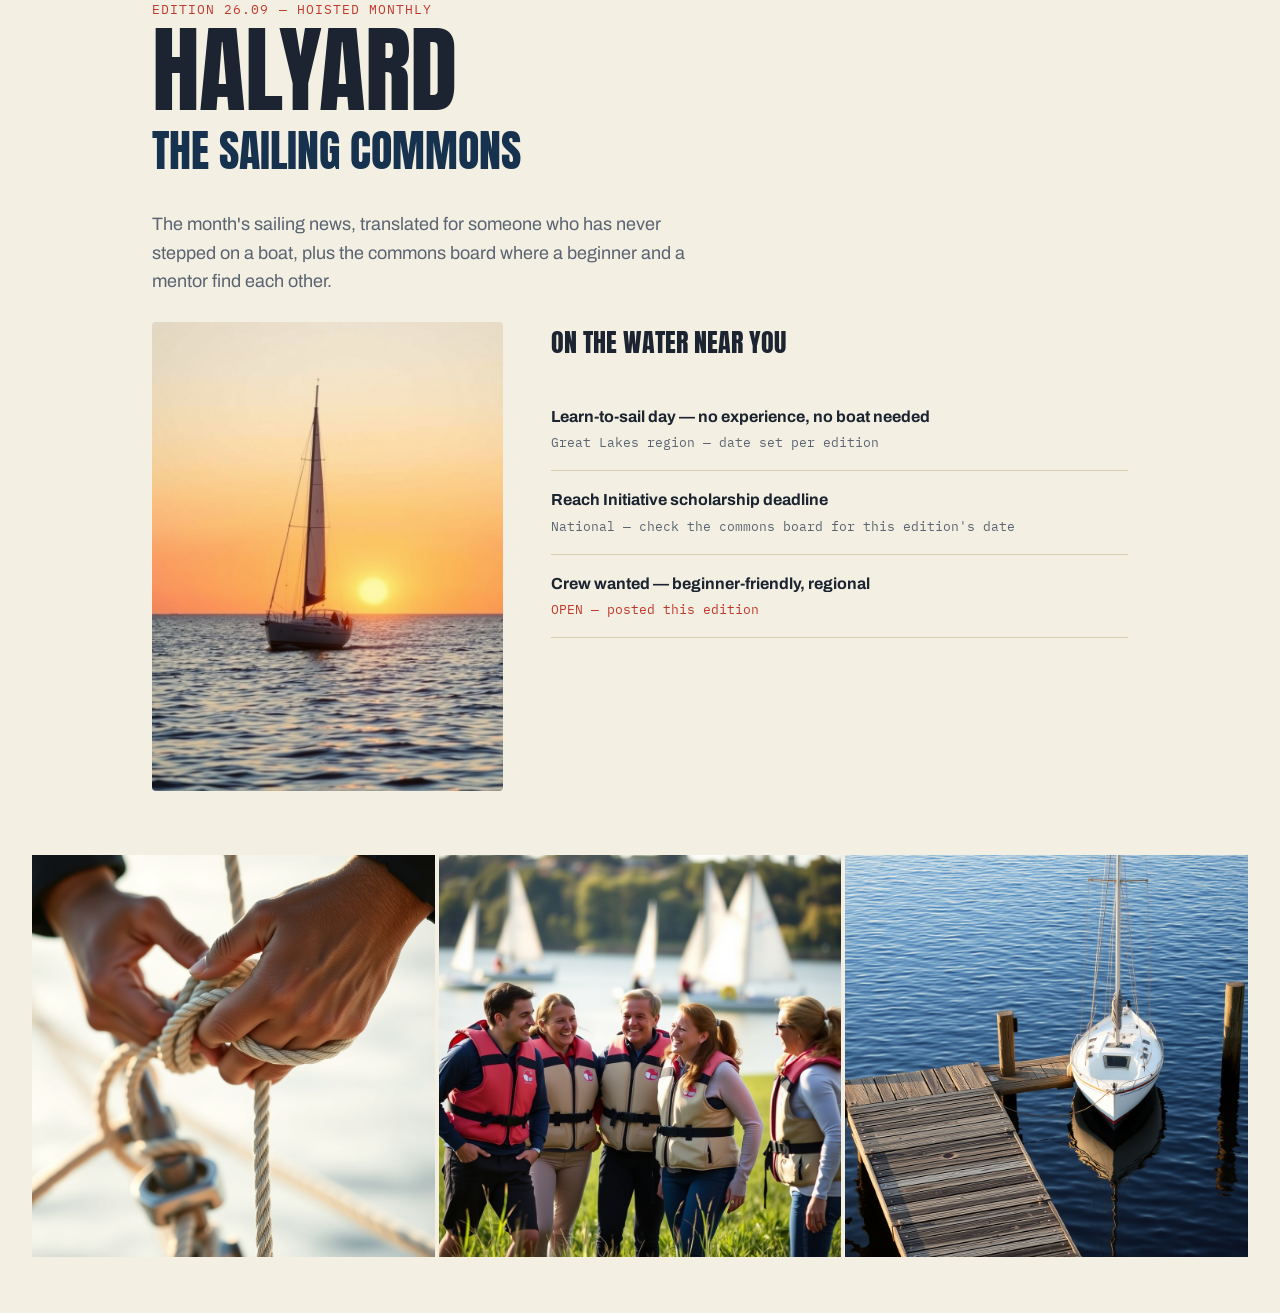
<file: preview/01-front-page.html>
<!doctype html>
<html lang="en">
<head>
<meta charset="utf-8">
<title>Halyard — front page preview</title>
<link rel="preconnect" href="https://fonts.googleapis.com">
<link href="https://fonts.googleapis.com/css2?family=Anton&family=Archivo:wght@400;600;700&family=IBM+Plex+Mono:wght@400;500&display=swap" rel="stylesheet">
<style>
  :root{
    --base-black:#16324f; --base-ink:#1b2430; --base-mid:#5a6472;
    --base-rule:#d8cdae; --base-ground:#e9e1cb; --base-paper:#f3efe2;
    --base-accent:#c1382b; --base-accent-tint:#f1ddd8;
  }
  *{box-sizing:border-box}
  body{margin:0;background:var(--base-paper);color:var(--base-ink);font-family:'Archivo',sans-serif;line-height:1.6}
  .wrap{max-width:1040px;margin:0 auto;padding:0 32px}
  header{padding:56px 32px 40px}
  .edition{font-family:'IBM Plex Mono',monospace;font-size:13px;text-transform:uppercase;letter-spacing:0.08em;color:var(--base-accent);margin:0 0 8px}
  h1{font-family:'Anton',sans-serif;font-weight:400;font-size:96px;line-height:0.86;letter-spacing:-0.01em;text-transform:uppercase;margin:0}
  h2.sub{font-family:'Anton',sans-serif;font-weight:400;font-size:44px;text-transform:uppercase;color:var(--base-black);margin:4px 0 24px}
  .lede{font-size:18px;color:var(--base-mid);max-width:560px}
  section.otw{padding:8px 32px 64px;display:flex;gap:48px}
  section.otw img.hero-photo{width:36%;aspect-ratio:3/4;object-fit:cover;border-radius:4px;flex-shrink:0}
  .listing{flex:1}
  .listing h3{font-family:'Anton',sans-serif;font-weight:400;text-transform:uppercase;font-size:26px;margin:0 0 24px}
  .item{border-bottom:1px solid var(--base-rule);padding:16px 0}
  .item .title{font-weight:700}
  .item .meta{font-family:'IBM Plex Mono',monospace;font-size:13px;color:var(--base-mid);margin-top:4px}
  .item.open .meta{color:var(--base-accent)}
  .grid{display:grid;grid-template-columns:repeat(3,1fr);gap:4px;padding:0 32px 56px}
  .grid img{width:100%;aspect-ratio:1;object-fit:cover}
</style>
</head>
<body>

  <header class="wrap">
    <p class="edition">Edition 26.09 — hoisted monthly</p>
    <h1>Halyard</h1>
    <h2 class="sub">The sailing commons</h2>
    <p class="lede">The month's sailing news, translated for someone who has never stepped on a boat, plus the commons board where a beginner and a mentor find each other.</p>
  </header>

  <section class="otw wrap">
    <img class="hero-photo" src="../assets/images/on-the-water.jpg" alt="">
    <div class="listing">
      <h3>On the water near you</h3>
      <div class="item">
        <div class="title">Learn-to-sail day — no experience, no boat needed</div>
        <div class="meta">Great Lakes region — date set per edition</div>
      </div>
      <div class="item">
        <div class="title">Reach Initiative scholarship deadline</div>
        <div class="meta">National — check the commons board for this edition's date</div>
      </div>
      <div class="item open">
        <div class="title">Crew wanted — beginner-friendly, regional</div>
        <div class="meta">OPEN — posted this edition</div>
      </div>
    </div>
  </section>

  <div class="grid">
    <img src="../assets/images/commons-grid-1.jpg" alt="">
    <img src="../assets/images/commons-grid-2.jpg" alt="">
    <img src="../assets/images/commons-grid-3.jpg" alt="">
  </div>

</body>
</html>
</file>
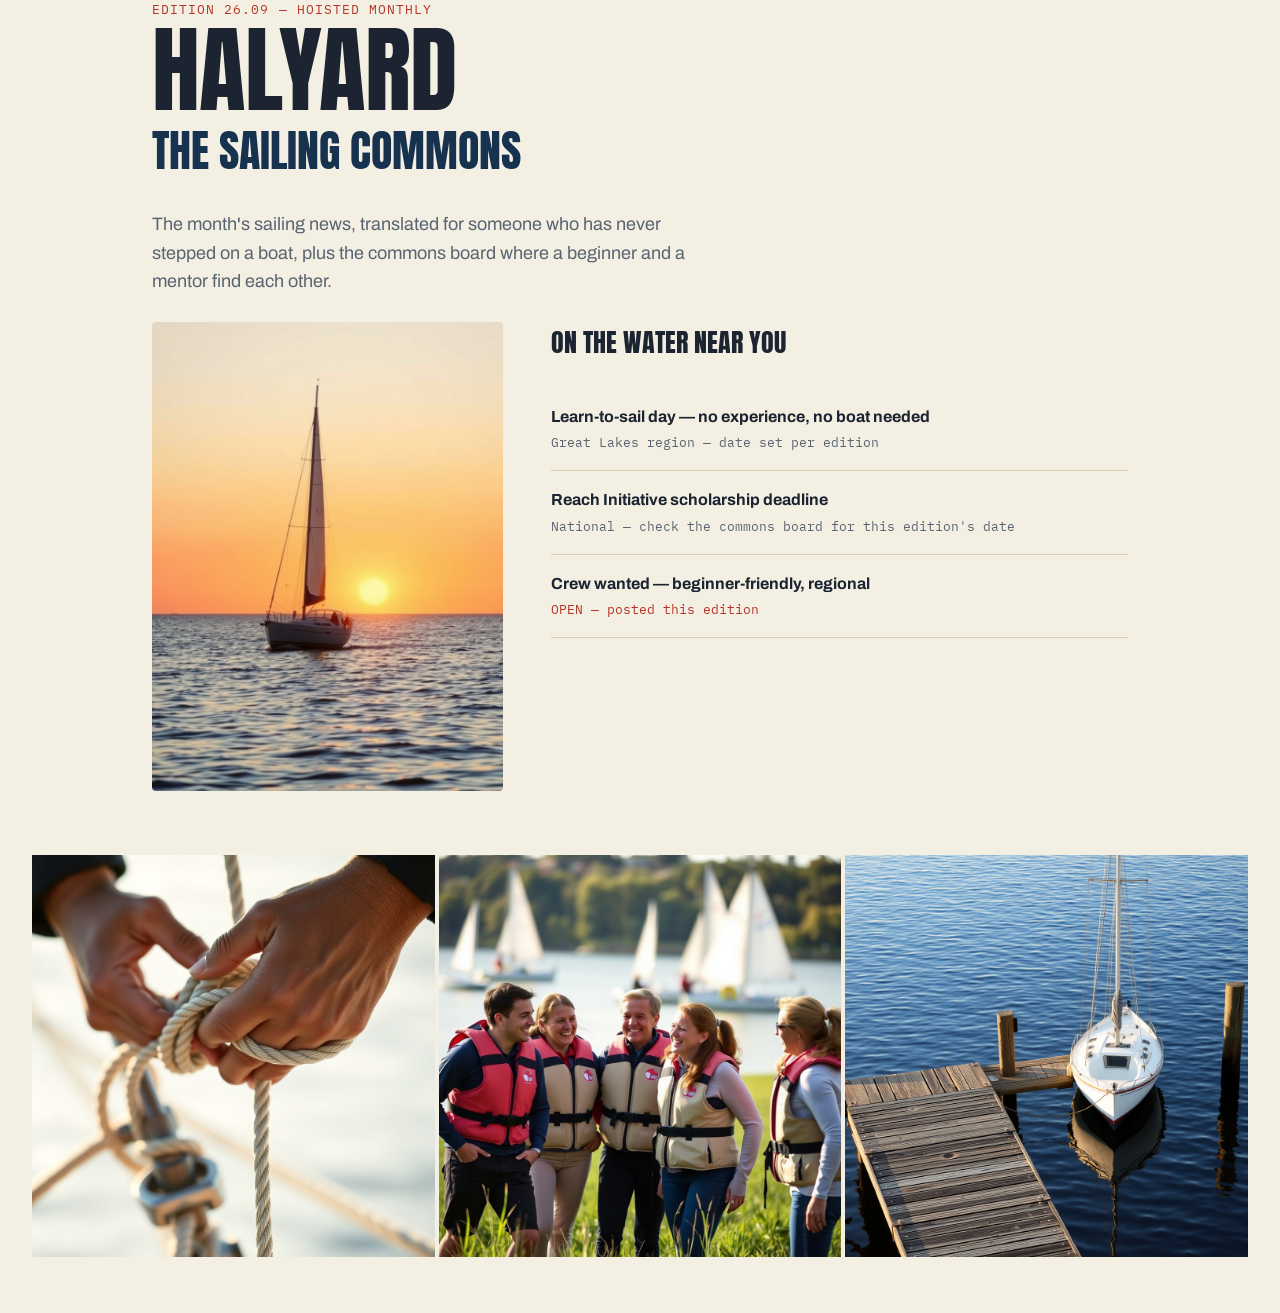
<file: preview/01-page-edition.html>
<!doctype html>
<html lang="en">
<head>
<meta charset="utf-8">
<title>Halyard — Page (edition) preview</title>
<link rel="preconnect" href="https://fonts.googleapis.com">
<link href="https://fonts.googleapis.com/css2?family=Anton&family=Archivo:wght@400;600;700&family=IBM+Plex+Mono:wght@400;500&display=swap" rel="stylesheet">
<style>
  :root{
    --base-black:#16324f; --base-ink:#1b2430; --base-mid:#5a6472;
    --base-rule:#d8cdae; --base-ground:#e9e1cb; --base-paper:#f3efe2;
    --base-accent:#b53528; --base-accent-tint:#f1ddd8;
  }
  *{box-sizing:border-box}
  body{margin:0;background:var(--base-paper);color:var(--base-ink);font-family:'Archivo',sans-serif;line-height:1.6}
  .wrap{max-width:1040px;margin:0 auto;padding:0 32px}
  header{padding:56px 32px 40px}
  .edition{font-family:'IBM Plex Mono',monospace;font-size:13px;text-transform:uppercase;letter-spacing:0.08em;color:var(--base-accent);margin:0 0 8px}
  h1{font-family:'Anton',sans-serif;font-weight:400;font-size:96px;line-height:0.86;letter-spacing:-0.01em;text-transform:uppercase;margin:0}
  h2.sub{font-family:'Anton',sans-serif;font-weight:400;font-size:44px;text-transform:uppercase;color:var(--base-black);margin:4px 0 24px}
  .lede{font-size:18px;color:var(--base-mid);max-width:560px}
  section.otw{padding:8px 32px 64px;display:flex;gap:48px}
  section.otw img.hero-photo{width:36%;aspect-ratio:3/4;object-fit:cover;border-radius:4px;flex-shrink:0}
  .listing{flex:1}
  .listing h3{font-family:'Anton',sans-serif;font-weight:400;text-transform:uppercase;font-size:26px;margin:0 0 24px}
  .item{border-bottom:1px solid var(--base-rule);padding:16px 0}
  .item .title{font-weight:700}
  .item .meta{font-family:'IBM Plex Mono',monospace;font-size:13px;color:var(--base-mid);margin-top:4px}
  .item.open .meta{color:var(--base-accent)}
  .grid{display:grid;grid-template-columns:repeat(3,1fr);gap:4px;padding:0 32px 56px}
  .grid img{width:100%;aspect-ratio:1;object-fit:cover}
</style>
</head>
<body>

  <header class="wrap">
    <p class="edition">Edition 26.09 — hoisted monthly</p>
    <h1>Halyard</h1>
    <h2 class="sub">The sailing commons</h2>
    <p class="lede">The month's sailing news, translated for someone who has never stepped on a boat, plus the commons board where a beginner and a mentor find each other.</p>
  </header>

  <section class="otw wrap">
    <img class="hero-photo" src="../assets/images/on-the-water.jpg" alt="">
    <div class="listing">
      <h3>On the water near you</h3>
      <div class="item">
        <div class="title">Learn-to-sail day — no experience, no boat needed</div>
        <div class="meta">Great Lakes region — date set per edition</div>
      </div>
      <div class="item">
        <div class="title">Reach Initiative scholarship deadline</div>
        <div class="meta">National — check the commons board for this edition's date</div>
      </div>
      <div class="item open">
        <div class="title">Crew wanted — beginner-friendly, regional</div>
        <div class="meta">OPEN — posted this edition</div>
      </div>
    </div>
  </section>

  <div class="grid">
    <img src="../assets/images/commons-grid-1.jpg" alt="">
    <img src="../assets/images/commons-grid-2.jpg" alt="">
    <img src="../assets/images/commons-grid-3.jpg" alt="">
  </div>

</body>
</html>
</file>
